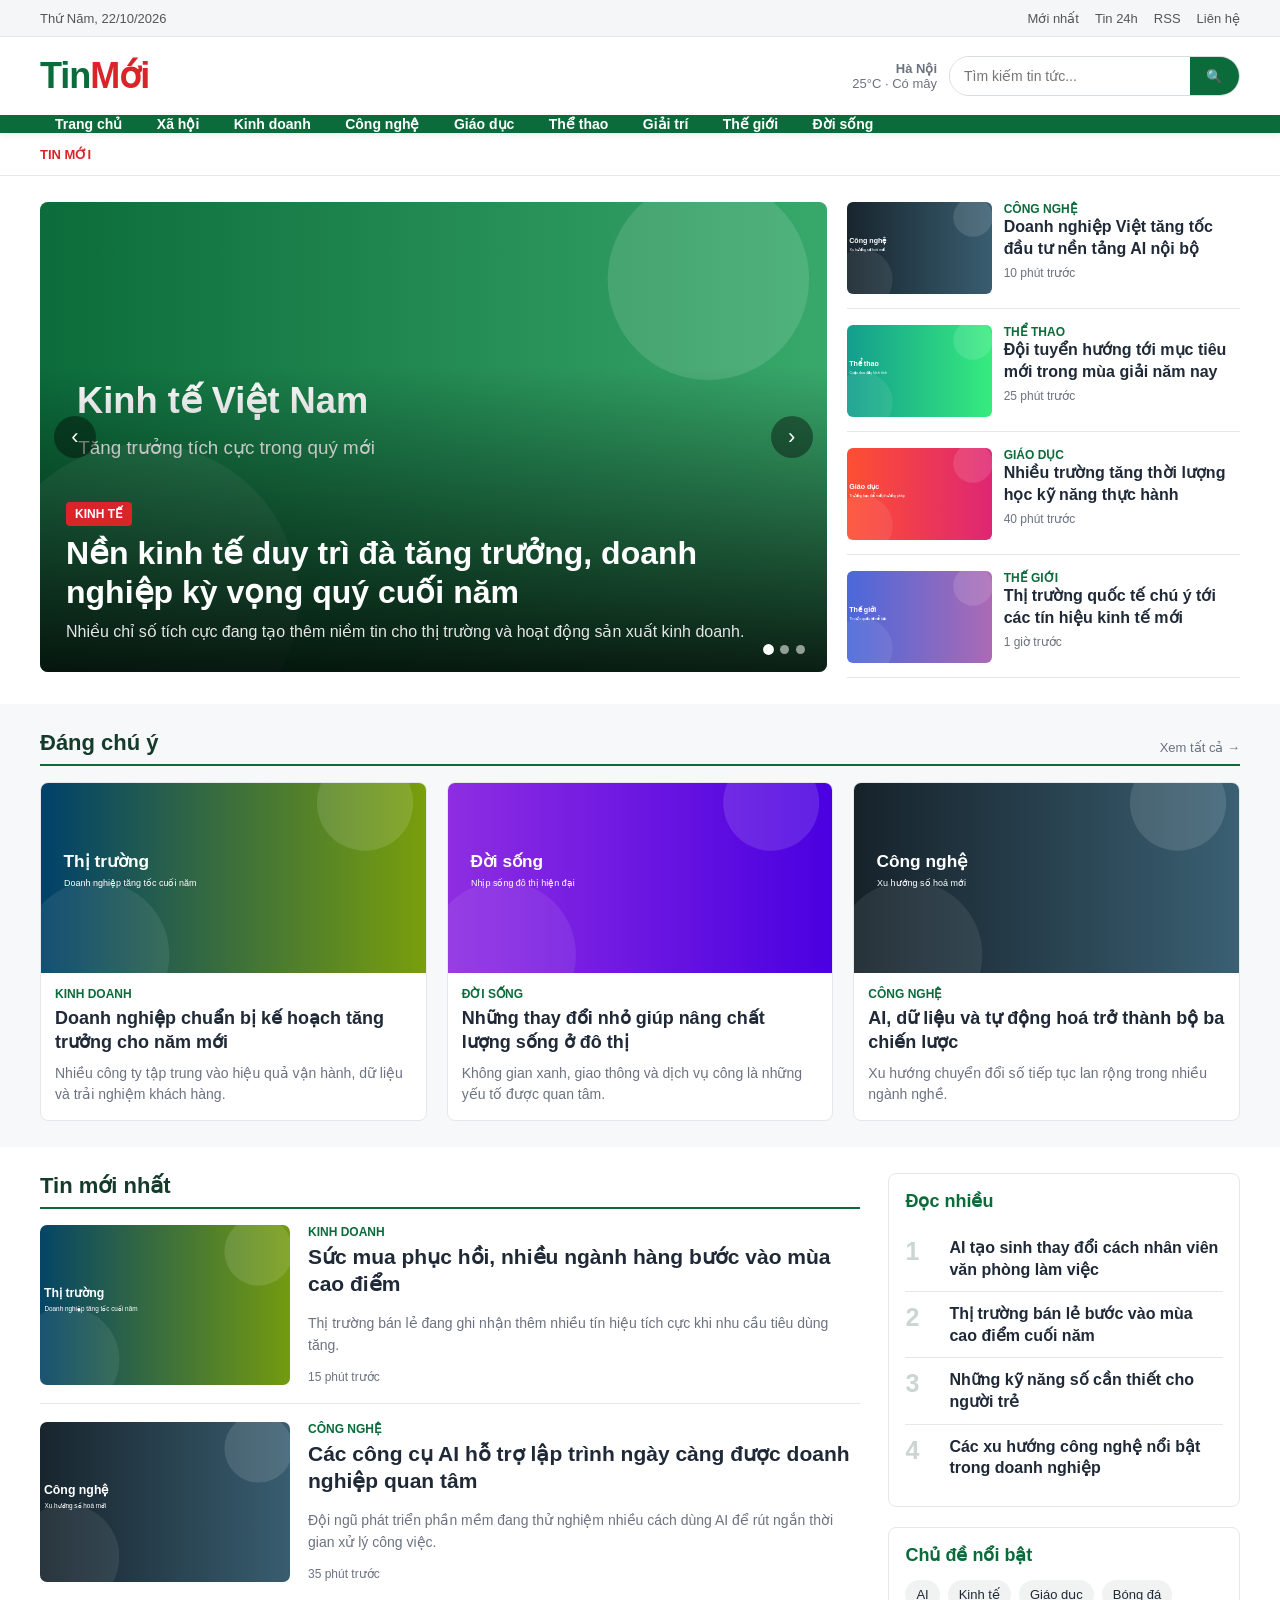
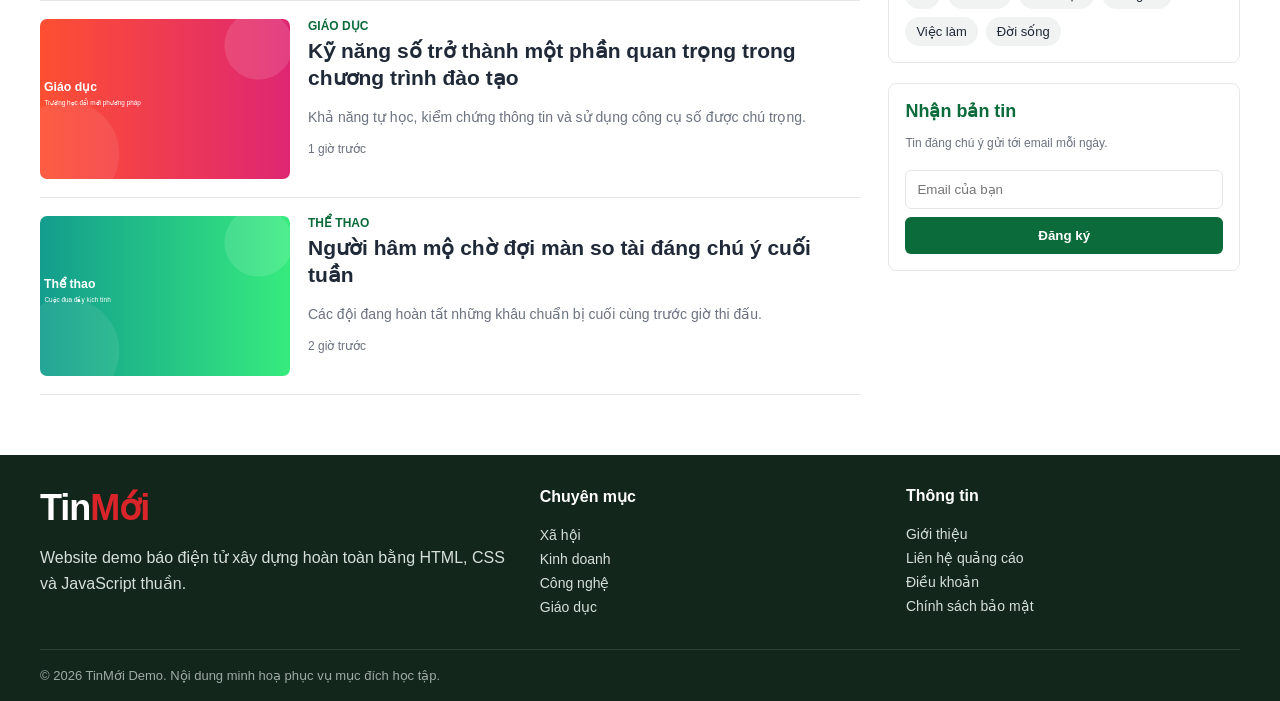
<file: index.html>
<!doctype html>
<html lang="vi"><head><meta charset="utf-8"><meta name="viewport" content="width=device-width,initial-scale=1">
<title>TinMới - Báo điện tử</title><link rel="stylesheet" href="style.css"></head><body>

<div class="topbar">
  <div class="container">
    <div>Thứ Năm, 22/10/2026</div>
    <div class="top-links"><a href="#">Mới nhất</a><a href="#">Tin 24h</a><a href="#">RSS</a><a href="#">Liên hệ</a></div>
  </div>
</div>
<header class="header-main">
  <div class="container header-row">
    <a class="logo" href="index.html">Tin<span>Mới</span></a>
    <div class="header-tools">
      <div class="weather"><strong>Hà Nội</strong><br>25°C · Có mây</div>
      <form class="search"><input placeholder="Tìm kiếm tin tức..."><button>🔍</button></form>
    </div>
  </div>
</header>
<nav class="nav">
  <div class="container">
    <button class="mobile-menu-btn">☰</button>
    <div class="nav-links">
      <a href="index.html">Trang chủ</a>
      <a href="category.html">Xã hội</a>
      <a href="category.html">Kinh doanh</a>
      <a href="category.html">Công nghệ</a>
      <a href="category.html">Giáo dục</a>
      <a href="category.html">Thể thao</a>
      <a href="category.html">Giải trí</a>
      <a href="category.html">Thế giới</a>
      <a href="category.html">Đời sống</a>
    </div>
  </div>
</nav>
<div class="ticker">
  <div class="container">
    <span class="ticker-label">TIN MỚI</span>
    <div class="ticker-track"><div class="ticker-text">Thị trường cuối năm sôi động • Doanh nghiệp tăng đầu tư công nghệ • Nhiều chính sách mới được quan tâm • Thể thao Việt Nam hướng tới các giải đấu lớn</div></div>
  </div>
</div>

<main>
<section class="section"><div class="container">
  <div class="hero-grid">
    <div class="slider">
      <article class="slide active"><img src="hero1.svg"><div class="slide-content"><span class="tag">KINH TẾ</span><h1>Nền kinh tế duy trì đà tăng trưởng, doanh nghiệp kỳ vọng quý cuối năm</h1><p>Nhiều chỉ số tích cực đang tạo thêm niềm tin cho thị trường và hoạt động sản xuất kinh doanh.</p></div></article>
      <article class="slide"><img src="hero2.svg"><div class="slide-content"><span class="tag">CÔNG NGHỆ</span><h1>AI đang thay đổi cách doanh nghiệp vận hành và ra quyết định</h1><p>Từ tự động hoá tới hỗ trợ phân tích, trí tuệ nhân tạo ngày càng xuất hiện sâu trong công việc hàng ngày.</p></div></article>
      <article class="slide"><img src="hero3.svg"><div class="slide-content"><span class="tag">GIÁO DỤC</span><h1>Trường học tăng trải nghiệm thực tế và kỹ năng số cho học sinh</h1><p>Chương trình học chú trọng nhiều hơn vào khả năng ứng dụng và tư duy giải quyết vấn đề.</p></div></article>
      <button class="slider-btn prev">‹</button><button class="slider-btn next">›</button>
      <div class="dots"><span class="dot active"></span><span class="dot"></span><span class="dot"></span></div>
    </div>
    <div class="hero-side">
      <a class="side-card" href="article.html"><img src="tech.svg"><div><div class="category">Công nghệ</div><h3>Doanh nghiệp Việt tăng tốc đầu tư nền tảng AI nội bộ</h3><div class="meta">10 phút trước</div></div></a>
      <a class="side-card" href="article.html"><img src="sport.svg"><div><div class="category">Thể thao</div><h3>Đội tuyển hướng tới mục tiêu mới trong mùa giải năm nay</h3><div class="meta">25 phút trước</div></div></a>
      <a class="side-card" href="article.html"><img src="edu.svg"><div><div class="category">Giáo dục</div><h3>Nhiều trường tăng thời lượng học kỹ năng thực hành</h3><div class="meta">40 phút trước</div></div></a>
      <a class="side-card" href="article.html"><img src="world.svg"><div><div class="category">Thế giới</div><h3>Thị trường quốc tế chú ý tới các tín hiệu kinh tế mới</h3><div class="meta">1 giờ trước</div></div></a>
    </div>
  </div>
</div></section>

<section class="section" style="background:var(--bg)"><div class="container">
  <div class="section-title"><h2>Đáng chú ý</h2><a href="category.html">Xem tất cả →</a></div>
  <div class="card-grid">
    <a class="card" href="article.html"><img src="economy.svg"><div class="card-body"><div class="category">Kinh doanh</div><h3>Doanh nghiệp chuẩn bị kế hoạch tăng trưởng cho năm mới</h3><p>Nhiều công ty tập trung vào hiệu quả vận hành, dữ liệu và trải nghiệm khách hàng.</p></div></a>
    <a class="card" href="article.html"><img src="life.svg"><div class="card-body"><div class="category">Đời sống</div><h3>Những thay đổi nhỏ giúp nâng chất lượng sống ở đô thị</h3><p>Không gian xanh, giao thông và dịch vụ công là những yếu tố được quan tâm.</p></div></a>
    <a class="card" href="article.html"><img src="tech.svg"><div class="card-body"><div class="category">Công nghệ</div><h3>AI, dữ liệu và tự động hoá trở thành bộ ba chiến lược</h3><p>Xu hướng chuyển đổi số tiếp tục lan rộng trong nhiều ngành nghề.</p></div></a>
  </div>
</div></section>

<section class="section"><div class="container main-layout">
  <div>
    <div class="section-title"><h2>Tin mới nhất</h2></div>
    <div class="news-list">
      <a class="news-row" href="article.html"><img src="economy.svg"><div><div class="category">Kinh doanh</div><h3>Sức mua phục hồi, nhiều ngành hàng bước vào mùa cao điểm</h3><p>Thị trường bán lẻ đang ghi nhận thêm nhiều tín hiệu tích cực khi nhu cầu tiêu dùng tăng.</p><div class="meta">15 phút trước</div></div></a>
      <a class="news-row" href="article.html"><img src="tech.svg"><div><div class="category">Công nghệ</div><h3>Các công cụ AI hỗ trợ lập trình ngày càng được doanh nghiệp quan tâm</h3><p>Đội ngũ phát triển phần mềm đang thử nghiệm nhiều cách dùng AI để rút ngắn thời gian xử lý công việc.</p><div class="meta">35 phút trước</div></div></a>
      <a class="news-row" href="article.html"><img src="edu.svg"><div><div class="category">Giáo dục</div><h3>Kỹ năng số trở thành một phần quan trọng trong chương trình đào tạo</h3><p>Khả năng tự học, kiểm chứng thông tin và sử dụng công cụ số được chú trọng.</p><div class="meta">1 giờ trước</div></div></a>
      <a class="news-row" href="article.html"><img src="sport.svg"><div><div class="category">Thể thao</div><h3>Người hâm mộ chờ đợi màn so tài đáng chú ý cuối tuần</h3><p>Các đội đang hoàn tất những khâu chuẩn bị cuối cùng trước giờ thi đấu.</p><div class="meta">2 giờ trước</div></div></a>
    </div>
  </div>
  <aside>
    <div class="sidebar-box"><h3>Đọc nhiều</h3>
      <div class="rank-item"><div class="rank-num">1</div><a href="article.html">AI tạo sinh thay đổi cách nhân viên văn phòng làm việc</a></div>
      <div class="rank-item"><div class="rank-num">2</div><a href="article.html">Thị trường bán lẻ bước vào mùa cao điểm cuối năm</a></div>
      <div class="rank-item"><div class="rank-num">3</div><a href="article.html">Những kỹ năng số cần thiết cho người trẻ</a></div>
      <div class="rank-item"><div class="rank-num">4</div><a href="article.html">Các xu hướng công nghệ nổi bật trong doanh nghiệp</a></div>
    </div>
    <div class="sidebar-box"><h3>Chủ đề nổi bật</h3><div class="tags"><a href="#">AI</a><a href="#">Kinh tế</a><a href="#">Giáo dục</a><a href="#">Bóng đá</a><a href="#">Việc làm</a><a href="#">Đời sống</a></div></div>
    <div class="sidebar-box newsletter"><h3>Nhận bản tin</h3><p class="meta">Tin đáng chú ý gửi tới email mỗi ngày.</p><input type="email" placeholder="Email của bạn"><button>Đăng ký</button></div>
  </aside>
</div></section>
</main>
<footer class="footer">
  <div class="container">
    <div class="footer-grid">
      <div>
        <div class="logo" style="color:white">Tin<span>Mới</span></div>
        <p style="line-height:1.6">Website demo báo điện tử xây dựng hoàn toàn bằng HTML, CSS và JavaScript thuần.</p>
      </div>
      <div><h4>Chuyên mục</h4><a href="#">Xã hội</a><a href="#">Kinh doanh</a><a href="#">Công nghệ</a><a href="#">Giáo dục</a></div>
      <div><h4>Thông tin</h4><a href="#">Giới thiệu</a><a href="#">Liên hệ quảng cáo</a><a href="#">Điều khoản</a><a href="#">Chính sách bảo mật</a></div>
    </div>
    <div class="footer-bottom">© 2026 TinMới Demo. Nội dung minh hoạ phục vụ mục đích học tập.</div>
  </div>
</footer>
<script src="script.js"></script>
</body></html>
</file>
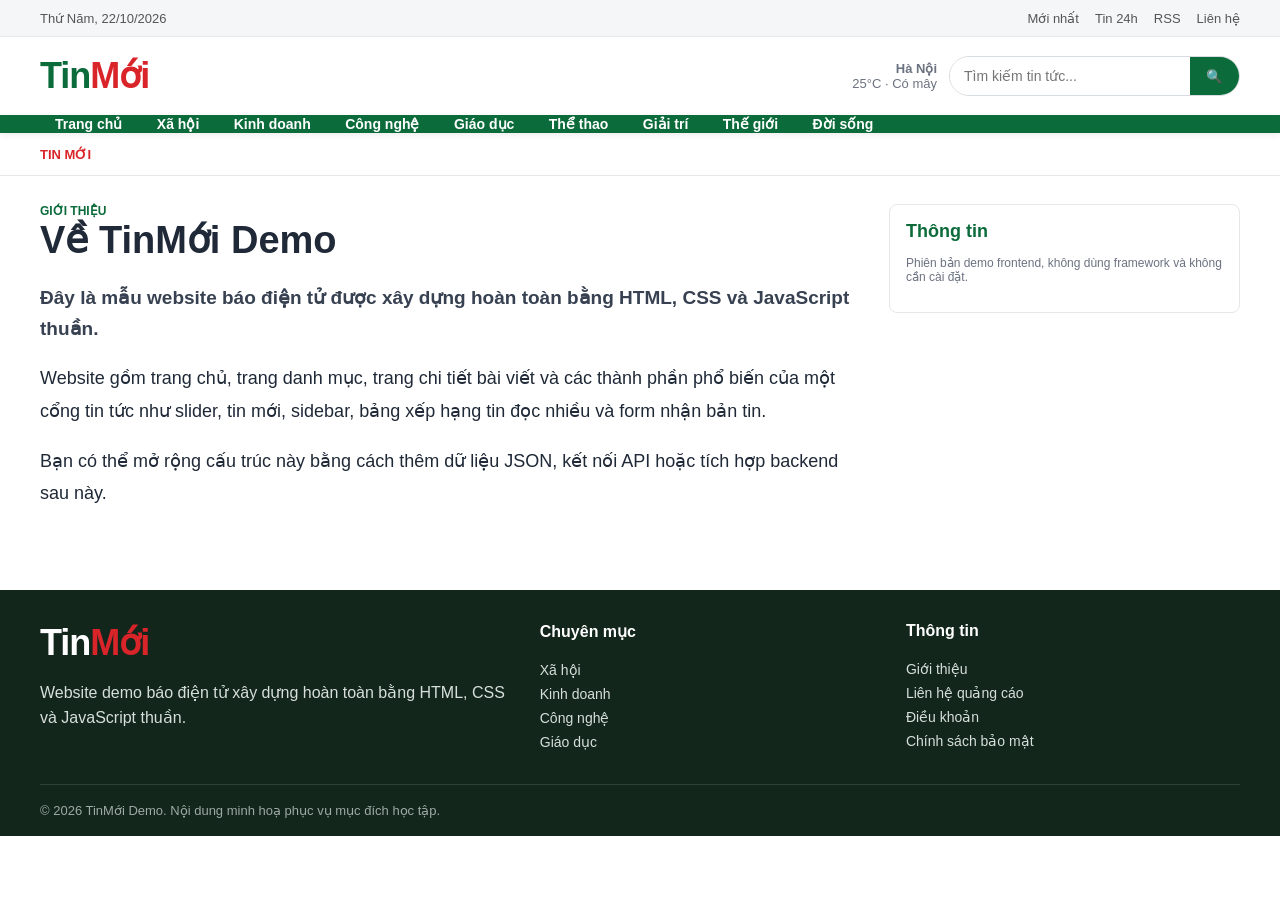
<file: about.html>
<!doctype html><html lang="vi"><head><meta charset="utf-8"><meta name="viewport" content="width=device-width,initial-scale=1">
<title>Giới thiệu - TinMới</title><link rel="stylesheet" href="style.css"></head><body>
<div class="topbar">
  <div class="container">
    <div>Thứ Năm, 22/10/2026</div>
    <div class="top-links"><a href="#">Mới nhất</a><a href="#">Tin 24h</a><a href="#">RSS</a><a href="#">Liên hệ</a></div>
  </div>
</div>
<header class="header-main">
  <div class="container header-row">
    <a class="logo" href="index.html">Tin<span>Mới</span></a>
    <div class="header-tools">
      <div class="weather"><strong>Hà Nội</strong><br>25°C · Có mây</div>
      <form class="search"><input placeholder="Tìm kiếm tin tức..."><button>🔍</button></form>
    </div>
  </div>
</header>
<nav class="nav">
  <div class="container">
    <button class="mobile-menu-btn">☰</button>
    <div class="nav-links">
      <a href="index.html">Trang chủ</a>
      <a href="category.html">Xã hội</a>
      <a href="category.html">Kinh doanh</a>
      <a href="category.html">Công nghệ</a>
      <a href="category.html">Giáo dục</a>
      <a href="category.html">Thể thao</a>
      <a href="category.html">Giải trí</a>
      <a href="category.html">Thế giới</a>
      <a href="category.html">Đời sống</a>
    </div>
  </div>
</nav>
<div class="ticker">
  <div class="container">
    <span class="ticker-label">TIN MỚI</span>
    <div class="ticker-track"><div class="ticker-text">Thị trường cuối năm sôi động • Doanh nghiệp tăng đầu tư công nghệ • Nhiều chính sách mới được quan tâm • Thể thao Việt Nam hướng tới các giải đấu lớn</div></div>
  </div>
</div>

<main class="container article-layout">
  <article class="article">
    <div class="category">Giới thiệu</div>
    <h1>Về TinMới Demo</h1>
    <p class="lead">Đây là mẫu website báo điện tử được xây dựng hoàn toàn bằng HTML, CSS và JavaScript thuần.</p>
    <p>Website gồm trang chủ, trang danh mục, trang chi tiết bài viết và các thành phần phổ biến của một cổng tin tức như slider, tin mới, sidebar, bảng xếp hạng tin đọc nhiều và form nhận bản tin.</p>
    <p>Bạn có thể mở rộng cấu trúc này bằng cách thêm dữ liệu JSON, kết nối API hoặc tích hợp backend sau này.</p>
  </article>
  <aside><div class="sidebar-box"><h3>Thông tin</h3><p class="meta">Phiên bản demo frontend, không dùng framework và không cần cài đặt.</p></div></aside>
</main>
<footer class="footer">
  <div class="container">
    <div class="footer-grid">
      <div>
        <div class="logo" style="color:white">Tin<span>Mới</span></div>
        <p style="line-height:1.6">Website demo báo điện tử xây dựng hoàn toàn bằng HTML, CSS và JavaScript thuần.</p>
      </div>
      <div><h4>Chuyên mục</h4><a href="#">Xã hội</a><a href="#">Kinh doanh</a><a href="#">Công nghệ</a><a href="#">Giáo dục</a></div>
      <div><h4>Thông tin</h4><a href="#">Giới thiệu</a><a href="#">Liên hệ quảng cáo</a><a href="#">Điều khoản</a><a href="#">Chính sách bảo mật</a></div>
    </div>
    <div class="footer-bottom">© 2026 TinMới Demo. Nội dung minh hoạ phục vụ mục đích học tập.</div>
  </div>
</footer>
<script src="script.js"></script>
</body></html>
</file>
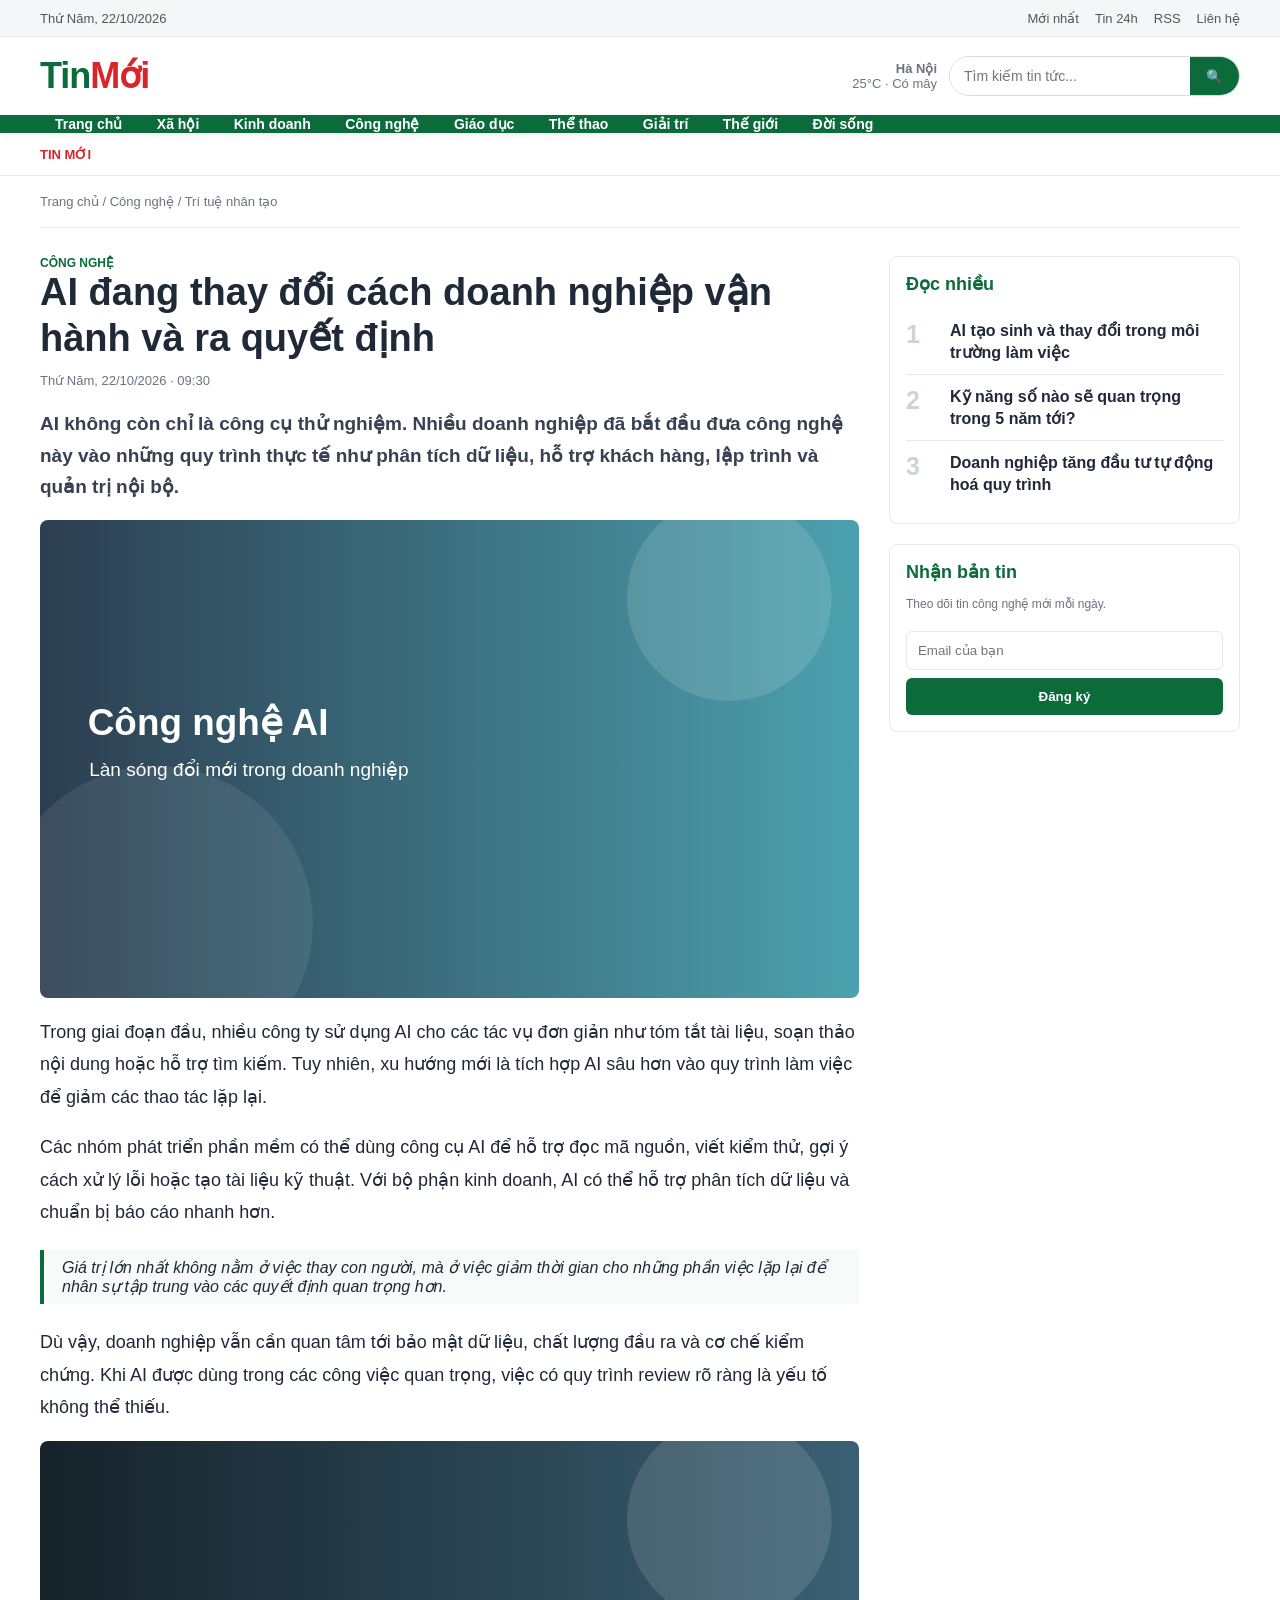
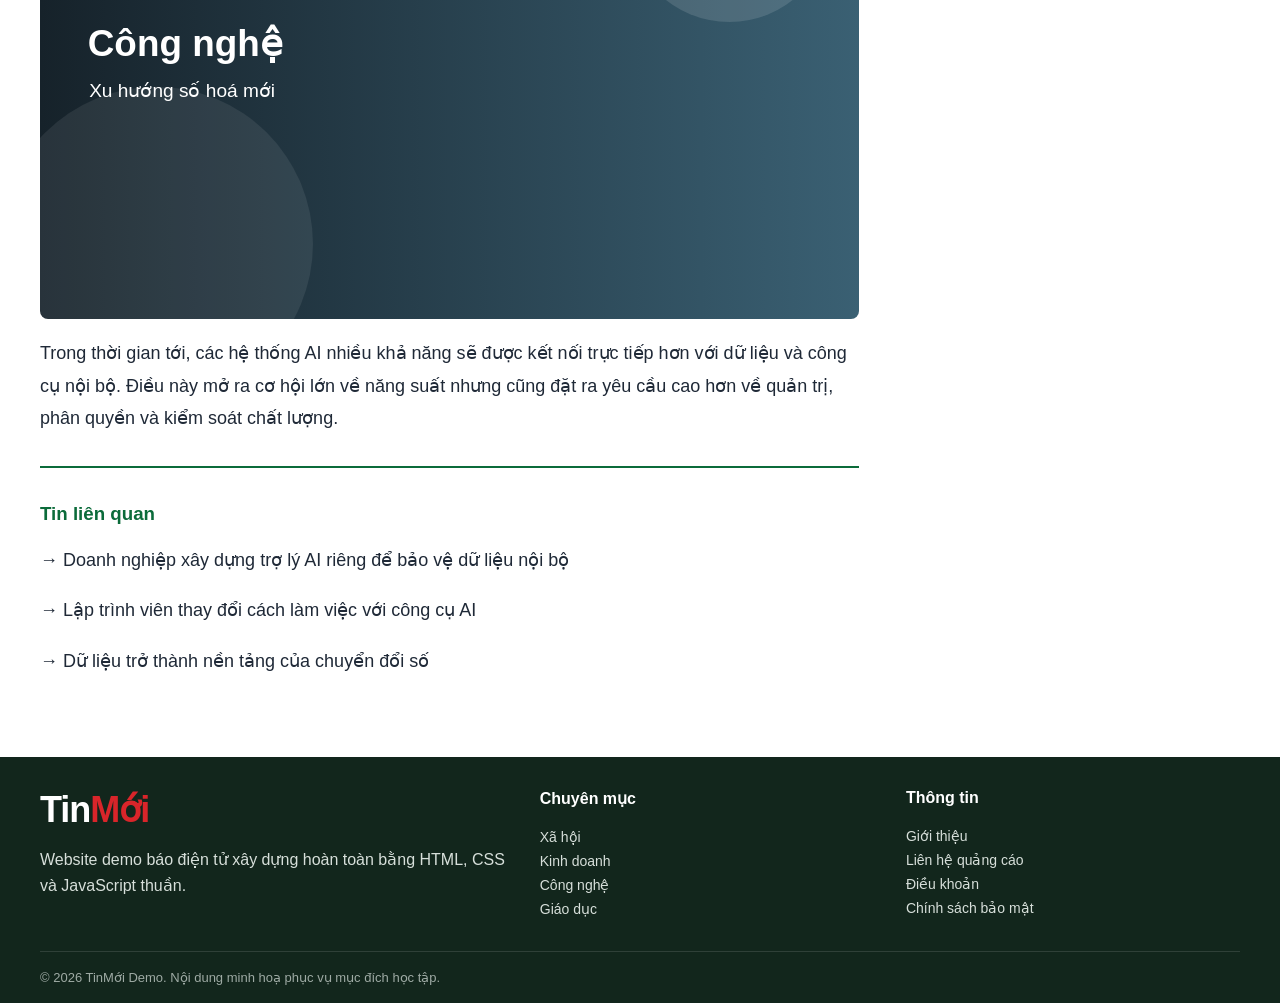
<file: article.html>
<!doctype html><html lang="vi"><head><meta charset="utf-8"><meta name="viewport" content="width=device-width,initial-scale=1">
<title>AI thay đổi cách doanh nghiệp vận hành - TinMới</title><link rel="stylesheet" href="style.css"></head><body>
<div class="topbar">
  <div class="container">
    <div>Thứ Năm, 22/10/2026</div>
    <div class="top-links"><a href="#">Mới nhất</a><a href="#">Tin 24h</a><a href="#">RSS</a><a href="#">Liên hệ</a></div>
  </div>
</div>
<header class="header-main">
  <div class="container header-row">
    <a class="logo" href="index.html">Tin<span>Mới</span></a>
    <div class="header-tools">
      <div class="weather"><strong>Hà Nội</strong><br>25°C · Có mây</div>
      <form class="search"><input placeholder="Tìm kiếm tin tức..."><button>🔍</button></form>
    </div>
  </div>
</header>
<nav class="nav">
  <div class="container">
    <button class="mobile-menu-btn">☰</button>
    <div class="nav-links">
      <a href="index.html">Trang chủ</a>
      <a href="category.html">Xã hội</a>
      <a href="category.html">Kinh doanh</a>
      <a href="category.html">Công nghệ</a>
      <a href="category.html">Giáo dục</a>
      <a href="category.html">Thể thao</a>
      <a href="category.html">Giải trí</a>
      <a href="category.html">Thế giới</a>
      <a href="category.html">Đời sống</a>
    </div>
  </div>
</nav>
<div class="ticker">
  <div class="container">
    <span class="ticker-label">TIN MỚI</span>
    <div class="ticker-track"><div class="ticker-text">Thị trường cuối năm sôi động • Doanh nghiệp tăng đầu tư công nghệ • Nhiều chính sách mới được quan tâm • Thể thao Việt Nam hướng tới các giải đấu lớn</div></div>
  </div>
</div>

<div class="container breadcrumb">Trang chủ / Công nghệ / Trí tuệ nhân tạo</div>
<main class="container article-layout">
  <article class="article">
    <div class="category">Công nghệ</div>
    <h1>AI đang thay đổi cách doanh nghiệp vận hành và ra quyết định</h1>
    <div class="article-meta">Thứ Năm, 22/10/2026 · 09:30</div>
    <p class="lead">AI không còn chỉ là công cụ thử nghiệm. Nhiều doanh nghiệp đã bắt đầu đưa công nghệ này vào những quy trình thực tế như phân tích dữ liệu, hỗ trợ khách hàng, lập trình và quản trị nội bộ.</p>
    <img src="hero2.svg" alt="">
    <p>Trong giai đoạn đầu, nhiều công ty sử dụng AI cho các tác vụ đơn giản như tóm tắt tài liệu, soạn thảo nội dung hoặc hỗ trợ tìm kiếm. Tuy nhiên, xu hướng mới là tích hợp AI sâu hơn vào quy trình làm việc để giảm các thao tác lặp lại.</p>
    <p>Các nhóm phát triển phần mềm có thể dùng công cụ AI để hỗ trợ đọc mã nguồn, viết kiểm thử, gợi ý cách xử lý lỗi hoặc tạo tài liệu kỹ thuật. Với bộ phận kinh doanh, AI có thể hỗ trợ phân tích dữ liệu và chuẩn bị báo cáo nhanh hơn.</p>
    <blockquote>Giá trị lớn nhất không nằm ở việc thay con người, mà ở việc giảm thời gian cho những phần việc lặp lại để nhân sự tập trung vào các quyết định quan trọng hơn.</blockquote>
    <p>Dù vậy, doanh nghiệp vẫn cần quan tâm tới bảo mật dữ liệu, chất lượng đầu ra và cơ chế kiểm chứng. Khi AI được dùng trong các công việc quan trọng, việc có quy trình review rõ ràng là yếu tố không thể thiếu.</p>
    <img src="tech.svg" alt="">
    <p>Trong thời gian tới, các hệ thống AI nhiều khả năng sẽ được kết nối trực tiếp hơn với dữ liệu và công cụ nội bộ. Điều này mở ra cơ hội lớn về năng suất nhưng cũng đặt ra yêu cầu cao hơn về quản trị, phân quyền và kiểm soát chất lượng.</p>
    <div class="related"><h3>Tin liên quan</h3>
      <p><a href="#">→ Doanh nghiệp xây dựng trợ lý AI riêng để bảo vệ dữ liệu nội bộ</a></p>
      <p><a href="#">→ Lập trình viên thay đổi cách làm việc với công cụ AI</a></p>
      <p><a href="#">→ Dữ liệu trở thành nền tảng của chuyển đổi số</a></p>
    </div>
  </article>
  <aside>
    <div class="sidebar-box"><h3>Đọc nhiều</h3>
      <div class="rank-item"><div class="rank-num">1</div><a href="#">AI tạo sinh và thay đổi trong môi trường làm việc</a></div>
      <div class="rank-item"><div class="rank-num">2</div><a href="#">Kỹ năng số nào sẽ quan trọng trong 5 năm tới?</a></div>
      <div class="rank-item"><div class="rank-num">3</div><a href="#">Doanh nghiệp tăng đầu tư tự động hoá quy trình</a></div>
    </div>
    <div class="sidebar-box newsletter"><h3>Nhận bản tin</h3><p class="meta">Theo dõi tin công nghệ mới mỗi ngày.</p><input type="email" placeholder="Email của bạn"><button>Đăng ký</button></div>
  </aside>
</main>
<footer class="footer">
  <div class="container">
    <div class="footer-grid">
      <div>
        <div class="logo" style="color:white">Tin<span>Mới</span></div>
        <p style="line-height:1.6">Website demo báo điện tử xây dựng hoàn toàn bằng HTML, CSS và JavaScript thuần.</p>
      </div>
      <div><h4>Chuyên mục</h4><a href="#">Xã hội</a><a href="#">Kinh doanh</a><a href="#">Công nghệ</a><a href="#">Giáo dục</a></div>
      <div><h4>Thông tin</h4><a href="#">Giới thiệu</a><a href="#">Liên hệ quảng cáo</a><a href="#">Điều khoản</a><a href="#">Chính sách bảo mật</a></div>
    </div>
    <div class="footer-bottom">© 2026 TinMới Demo. Nội dung minh hoạ phục vụ mục đích học tập.</div>
  </div>
</footer>
<script src="script.js"></script>
</body></html>
</file>
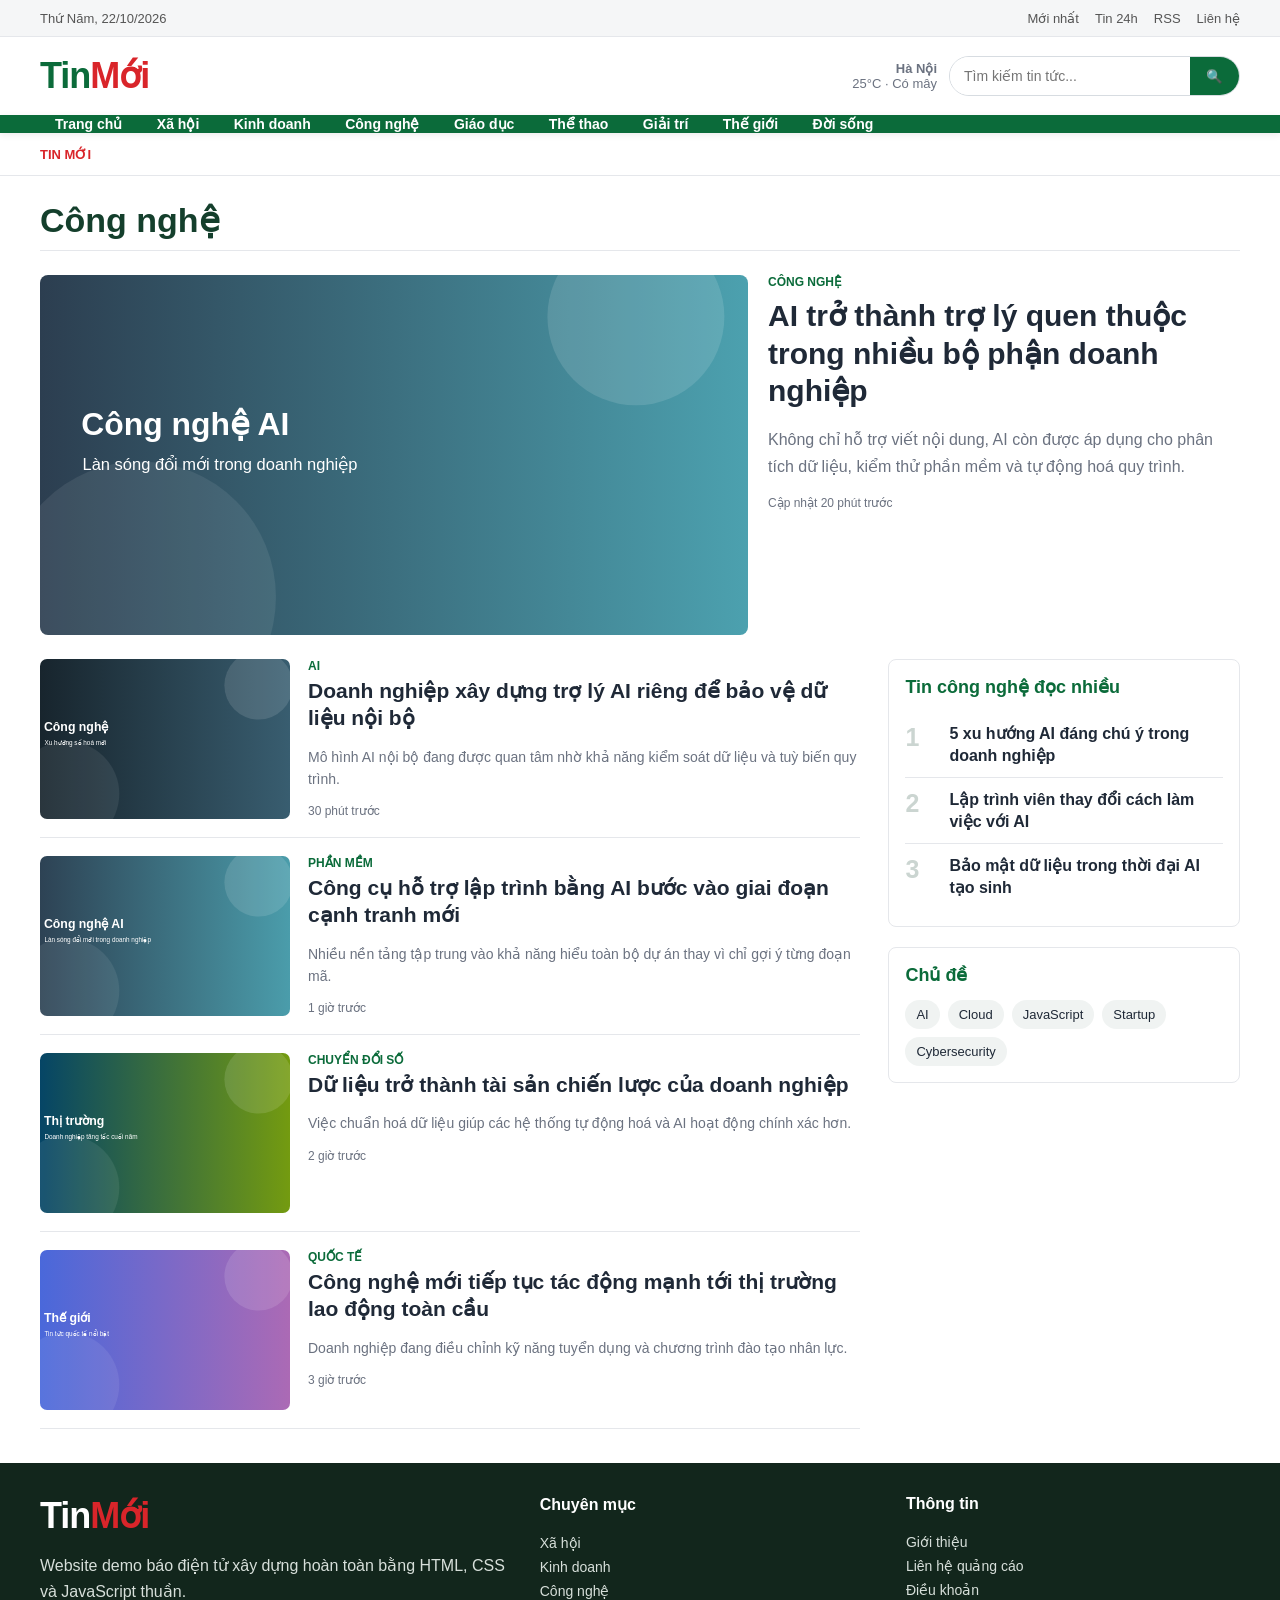
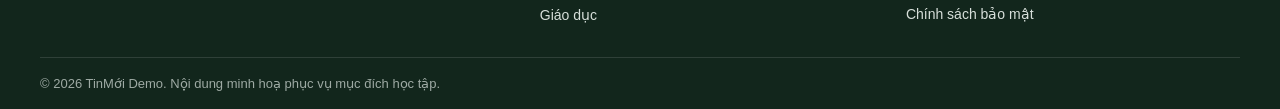
<file: category.html>
<!doctype html><html lang="vi"><head><meta charset="utf-8"><meta name="viewport" content="width=device-width,initial-scale=1">
<title>Công nghệ - TinMới</title><link rel="stylesheet" href="style.css"></head><body>
<div class="topbar">
  <div class="container">
    <div>Thứ Năm, 22/10/2026</div>
    <div class="top-links"><a href="#">Mới nhất</a><a href="#">Tin 24h</a><a href="#">RSS</a><a href="#">Liên hệ</a></div>
  </div>
</div>
<header class="header-main">
  <div class="container header-row">
    <a class="logo" href="index.html">Tin<span>Mới</span></a>
    <div class="header-tools">
      <div class="weather"><strong>Hà Nội</strong><br>25°C · Có mây</div>
      <form class="search"><input placeholder="Tìm kiếm tin tức..."><button>🔍</button></form>
    </div>
  </div>
</header>
<nav class="nav">
  <div class="container">
    <button class="mobile-menu-btn">☰</button>
    <div class="nav-links">
      <a href="index.html">Trang chủ</a>
      <a href="category.html">Xã hội</a>
      <a href="category.html">Kinh doanh</a>
      <a href="category.html">Công nghệ</a>
      <a href="category.html">Giáo dục</a>
      <a href="category.html">Thể thao</a>
      <a href="category.html">Giải trí</a>
      <a href="category.html">Thế giới</a>
      <a href="category.html">Đời sống</a>
    </div>
  </div>
</nav>
<div class="ticker">
  <div class="container">
    <span class="ticker-label">TIN MỚI</span>
    <div class="ticker-track"><div class="ticker-text">Thị trường cuối năm sôi động • Doanh nghiệp tăng đầu tư công nghệ • Nhiều chính sách mới được quan tâm • Thể thao Việt Nam hướng tới các giải đấu lớn</div></div>
  </div>
</div>

<main class="container">
  <div class="category-head"><h1>Công nghệ</h1></div>
  <section class="category-feature">
    <a href="article.html"><img src="hero2.svg"></a>
    <div><div class="category">Công nghệ</div><h2><a href="article.html">AI trở thành trợ lý quen thuộc trong nhiều bộ phận doanh nghiệp</a></h2>
    <p style="color:var(--muted);line-height:1.7">Không chỉ hỗ trợ viết nội dung, AI còn được áp dụng cho phân tích dữ liệu, kiểm thử phần mềm và tự động hoá quy trình.</p>
    <div class="meta">Cập nhật 20 phút trước</div></div>
  </section>
  <div class="main-layout">
    <div class="news-list">
      <a class="news-row" href="article.html"><img src="tech.svg"><div><div class="category">AI</div><h3>Doanh nghiệp xây dựng trợ lý AI riêng để bảo vệ dữ liệu nội bộ</h3><p>Mô hình AI nội bộ đang được quan tâm nhờ khả năng kiểm soát dữ liệu và tuỳ biến quy trình.</p><div class="meta">30 phút trước</div></div></a>
      <a class="news-row" href="article.html"><img src="hero2.svg"><div><div class="category">Phần mềm</div><h3>Công cụ hỗ trợ lập trình bằng AI bước vào giai đoạn cạnh tranh mới</h3><p>Nhiều nền tảng tập trung vào khả năng hiểu toàn bộ dự án thay vì chỉ gợi ý từng đoạn mã.</p><div class="meta">1 giờ trước</div></div></a>
      <a class="news-row" href="article.html"><img src="economy.svg"><div><div class="category">Chuyển đổi số</div><h3>Dữ liệu trở thành tài sản chiến lược của doanh nghiệp</h3><p>Việc chuẩn hoá dữ liệu giúp các hệ thống tự động hoá và AI hoạt động chính xác hơn.</p><div class="meta">2 giờ trước</div></div></a>
      <a class="news-row" href="article.html"><img src="world.svg"><div><div class="category">Quốc tế</div><h3>Công nghệ mới tiếp tục tác động mạnh tới thị trường lao động toàn cầu</h3><p>Doanh nghiệp đang điều chỉnh kỹ năng tuyển dụng và chương trình đào tạo nhân lực.</p><div class="meta">3 giờ trước</div></div></a>
    </div>
    <aside>
      <div class="sidebar-box"><h3>Tin công nghệ đọc nhiều</h3>
        <div class="rank-item"><div class="rank-num">1</div><a href="article.html">5 xu hướng AI đáng chú ý trong doanh nghiệp</a></div>
        <div class="rank-item"><div class="rank-num">2</div><a href="article.html">Lập trình viên thay đổi cách làm việc với AI</a></div>
        <div class="rank-item"><div class="rank-num">3</div><a href="article.html">Bảo mật dữ liệu trong thời đại AI tạo sinh</a></div>
      </div>
      <div class="sidebar-box"><h3>Chủ đề</h3><div class="tags"><a href="#">AI</a><a href="#">Cloud</a><a href="#">JavaScript</a><a href="#">Startup</a><a href="#">Cybersecurity</a></div></div>
    </aside>
  </div>
</main>
<footer class="footer">
  <div class="container">
    <div class="footer-grid">
      <div>
        <div class="logo" style="color:white">Tin<span>Mới</span></div>
        <p style="line-height:1.6">Website demo báo điện tử xây dựng hoàn toàn bằng HTML, CSS và JavaScript thuần.</p>
      </div>
      <div><h4>Chuyên mục</h4><a href="#">Xã hội</a><a href="#">Kinh doanh</a><a href="#">Công nghệ</a><a href="#">Giáo dục</a></div>
      <div><h4>Thông tin</h4><a href="#">Giới thiệu</a><a href="#">Liên hệ quảng cáo</a><a href="#">Điều khoản</a><a href="#">Chính sách bảo mật</a></div>
    </div>
    <div class="footer-bottom">© 2026 TinMới Demo. Nội dung minh hoạ phục vụ mục đích học tập.</div>
  </div>
</footer>
<script src="script.js"></script>
</body></html>
</file>
<file: style.css>
:root{
  --primary:#0b6b3a;
  --primary-dark:#07512d;
  --accent:#d9252a;
  --text:#1f2937;
  --muted:#6b7280;
  --line:#e5e7eb;
  --bg:#f7f8fa;
  --white:#ffffff;
  --max:1200px;
}
*{box-sizing:border-box}
html{scroll-behavior:smooth}
body{
  margin:0;
  font-family:Arial,Helvetica,sans-serif;
  color:var(--text);
  background:var(--white);
}
img{max-width:100%;display:block}
a{text-decoration:none;color:inherit}
.container{width:min(var(--max),calc(100% - 32px));margin:auto}

.topbar{
  background:#f5f6f7;
  border-bottom:1px solid var(--line);
  color:#555;
  font-size:13px;
}
.topbar .container{
  display:flex;justify-content:space-between;align-items:center;
  min-height:36px;gap:20px;
}
.top-links{display:flex;gap:16px;flex-wrap:wrap}

.header-main{
  padding:18px 0;
  background:#fff;
}
.header-row{
  display:flex;align-items:center;justify-content:space-between;gap:24px;
}
.logo{
  font-size:36px;font-weight:800;letter-spacing:-1px;color:var(--primary);
}
.logo span{color:var(--accent)}
.header-tools{display:flex;align-items:center;gap:12px}
.search{
  display:flex;border:1px solid #d7dce1;border-radius:999px;overflow:hidden;background:#fff;
}
.search input{
  border:0;outline:0;padding:11px 14px;width:240px;font-size:14px;
}
.search button{
  border:0;background:var(--primary);color:white;padding:0 16px;cursor:pointer;
}
.weather{
  font-size:13px;color:var(--muted);text-align:right;
}

.nav{
  background:var(--primary);
  position:sticky;top:0;z-index:30;
  box-shadow:0 2px 7px rgba(0,0,0,.08);
}
.nav .container{display:flex;align-items:center;overflow:auto}
.nav a{
  color:white;padding:13px 15px;font-size:14px;font-weight:700;white-space:nowrap;
}
.nav a:hover,.nav a.active{background:var(--primary-dark)}

.ticker{
  border-bottom:1px solid var(--line);
  background:#fff;
}
.ticker .container{
  min-height:42px;display:flex;align-items:center;gap:12px;overflow:hidden;
}
.ticker-label{
  color:var(--accent);font-weight:800;font-size:13px;white-space:nowrap;
}
.ticker-track{
  overflow:hidden;white-space:nowrap;flex:1;
}
.ticker-text{
  display:inline-block;padding-left:100%;
  animation:ticker 20s linear infinite;font-size:14px;
}
@keyframes ticker{to{transform:translateX(-100%)}}

.section{padding:26px 0}
.section-title{
  display:flex;align-items:center;justify-content:space-between;
  margin-bottom:16px;border-bottom:2px solid var(--primary);
}
.section-title h2{
  margin:0;padding:0 0 8px;font-size:22px;color:#153b2a;
}
.section-title a{font-size:13px;color:var(--muted)}

.hero-grid{
  display:grid;grid-template-columns:2fr 1fr;gap:20px;
}
.slider{
  position:relative;height:470px;overflow:hidden;border-radius:8px;background:#ddd;
}
.slide{position:absolute;inset:0;opacity:0;transition:opacity .5s ease}
.slide.active{opacity:1}
.slide img{width:100%;height:100%;object-fit:cover}
.slide::after{
  content:"";position:absolute;inset:35% 0 0;
  background:linear-gradient(transparent,rgba(0,0,0,.82));
}
.slide-content{
  position:absolute;left:26px;right:26px;bottom:28px;z-index:2;color:white;
}
.slide-content .tag{
  display:inline-block;background:var(--accent);padding:5px 9px;
  border-radius:4px;font-size:12px;font-weight:bold;margin-bottom:8px;
}
.slide-content h1{margin:0;font-size:32px;line-height:1.2}
.slide-content p{margin:9px 0 0;color:#e6e6e6;line-height:1.5}
.slider-btn{
  position:absolute;top:50%;transform:translateY(-50%);z-index:3;
  width:42px;height:42px;border-radius:50%;border:0;
  background:rgba(0,0,0,.4);color:white;cursor:pointer;font-size:22px;
}
.slider-btn.prev{left:14px}.slider-btn.next{right:14px}
.dots{
  position:absolute;right:22px;bottom:18px;z-index:3;display:flex;gap:7px;
}
.dot{
  width:9px;height:9px;border-radius:50%;background:rgba(255,255,255,.55);cursor:pointer;
}
.dot.active{background:white;transform:scale(1.2)}

.hero-side{display:grid;gap:16px}
.side-card{
  display:grid;grid-template-columns:145px 1fr;gap:12px;border-bottom:1px solid var(--line);padding-bottom:14px;
}
.side-card img{width:145px;height:92px;object-fit:cover;border-radius:6px}
.side-card h3{font-size:16px;line-height:1.35;margin:0 0 7px}
.meta{font-size:12px;color:var(--muted)}
.card-grid{
  display:grid;grid-template-columns:repeat(3,1fr);gap:20px;
}
.card{
  border:1px solid var(--line);border-radius:8px;overflow:hidden;background:#fff;
  transition:.2s ease;
}
.card:hover{transform:translateY(-3px);box-shadow:0 9px 24px rgba(0,0,0,.08)}
.card img{width:100%;height:190px;object-fit:cover}
.card-body{padding:14px}
.card h3{margin:5px 0 8px;font-size:18px;line-height:1.35}
.card p{font-size:14px;color:var(--muted);line-height:1.55;margin:0}
.category{
  color:var(--primary);font-size:12px;font-weight:800;text-transform:uppercase;
}
.main-layout{display:grid;grid-template-columns:2.1fr .9fr;gap:28px}
.news-list{display:grid;gap:18px}
.news-row{
  display:grid;grid-template-columns:250px 1fr;gap:18px;padding-bottom:18px;border-bottom:1px solid var(--line)
}
.news-row img{width:250px;height:160px;object-fit:cover;border-radius:7px}
.news-row h3{font-size:21px;margin:4px 0 9px;line-height:1.3}
.news-row p{font-size:14px;color:var(--muted);line-height:1.6}
.sidebar-box{
  border:1px solid var(--line);border-radius:8px;padding:16px;margin-bottom:20px;background:#fff;
}
.sidebar-box h3{margin:0 0 14px;color:var(--primary);font-size:18px}
.rank-item{
  display:grid;grid-template-columns:34px 1fr;gap:10px;padding:11px 0;border-bottom:1px solid var(--line);
}
.rank-item:last-child{border-bottom:0}
.rank-num{
  font-size:25px;font-weight:800;color:#cbd5d1;
}
.rank-item a{font-weight:700;line-height:1.35}
.tags{display:flex;flex-wrap:wrap;gap:8px}
.tags a{
  background:#f0f3f2;border-radius:999px;padding:7px 11px;font-size:13px;
}
.newsletter input{
  width:100%;padding:11px;border:1px solid var(--line);border-radius:6px;margin:8px 0
}
.newsletter button{
  width:100%;border:0;background:var(--primary);color:white;padding:11px;border-radius:6px;cursor:pointer;font-weight:700
}

.breadcrumb{font-size:13px;color:var(--muted);padding:18px 0;border-bottom:1px solid var(--line)}
.article-layout{display:grid;grid-template-columns:2.1fr .9fr;gap:30px;padding:28px 0}
.article h1{font-size:38px;line-height:1.2;margin:0 0 12px}
.article .lead{font-size:19px;line-height:1.65;font-weight:600;color:#374151}
.article .article-meta{color:var(--muted);font-size:13px;margin:10px 0 20px}
.article img{width:100%;border-radius:8px;margin:18px 0}
.article p{font-size:18px;line-height:1.8;margin:18px 0}
.article blockquote{
  border-left:4px solid var(--primary);margin:22px 0;padding:8px 18px;background:#f6faf8;font-style:italic
}
.related{
  margin-top:32px;border-top:2px solid var(--primary);padding-top:16px
}
.related h3{color:var(--primary)}

.category-head{
  padding:24px 0 10px;border-bottom:1px solid var(--line)
}
.category-head h1{font-size:34px;margin:0;color:#143f2c}
.category-feature{
  display:grid;grid-template-columns:1.5fr 1fr;gap:20px;padding:24px 0
}
.category-feature img{height:360px;width:100%;object-fit:cover;border-radius:8px}
.category-feature h2{font-size:30px;line-height:1.25;margin:8px 0}

.footer{
  margin-top:34px;background:#12261c;color:#d7dfda;padding:32px 0 18px;
}
.footer-grid{
  display:grid;grid-template-columns:1.4fr 1fr 1fr;gap:32px
}
.footer h4{color:white;margin-top:0}
.footer a{display:block;color:#d7dfda;margin:8px 0;font-size:14px}
.footer-bottom{border-top:1px solid rgba(255,255,255,.12);margin-top:26px;padding-top:18px;font-size:13px;color:#9eaaa4}

.mobile-menu-btn{display:none;border:0;background:none;color:white;font-size:23px;padding:9px 4px}

@media(max-width:900px){
  .header-row{align-items:flex-start}
  .weather{display:none}
  .search input{width:160px}
  .hero-grid,.main-layout,.article-layout,.category-feature{grid-template-columns:1fr}
  .hero-side{grid-template-columns:1fr 1fr}
  .card-grid{grid-template-columns:1fr 1fr}
  .footer-grid{grid-template-columns:1fr 1fr}
}
@media(max-width:640px){
  .container{width:min(100% - 20px,var(--max))}
  .topbar .container{justify-content:center}.top-links{display:none}
  .header-row{display:block}.header-tools{margin-top:13px}.search{width:100%}.search input{width:100%}
  .logo{font-size:30px}
  .nav .container{display:block}
  .mobile-menu-btn{display:block}
  .nav-links{display:none}
  .nav-links.open{display:flex;flex-direction:column}
  .nav a{display:block;border-top:1px solid rgba(255,255,255,.08)}
  .slider{height:390px}
  .slide-content h1{font-size:25px}
  .slide-content p{display:none}
  .hero-side,.card-grid,.footer-grid{grid-template-columns:1fr}
  .side-card{grid-template-columns:120px 1fr}
  .side-card img{width:120px;height:80px}
  .news-row{grid-template-columns:120px 1fr;gap:12px}
  .news-row img{width:120px;height:90px}
  .news-row h3{font-size:16px}
  .news-row p{display:none}
  .article h1{font-size:30px}
  .article p{font-size:17px}
}
</file>
